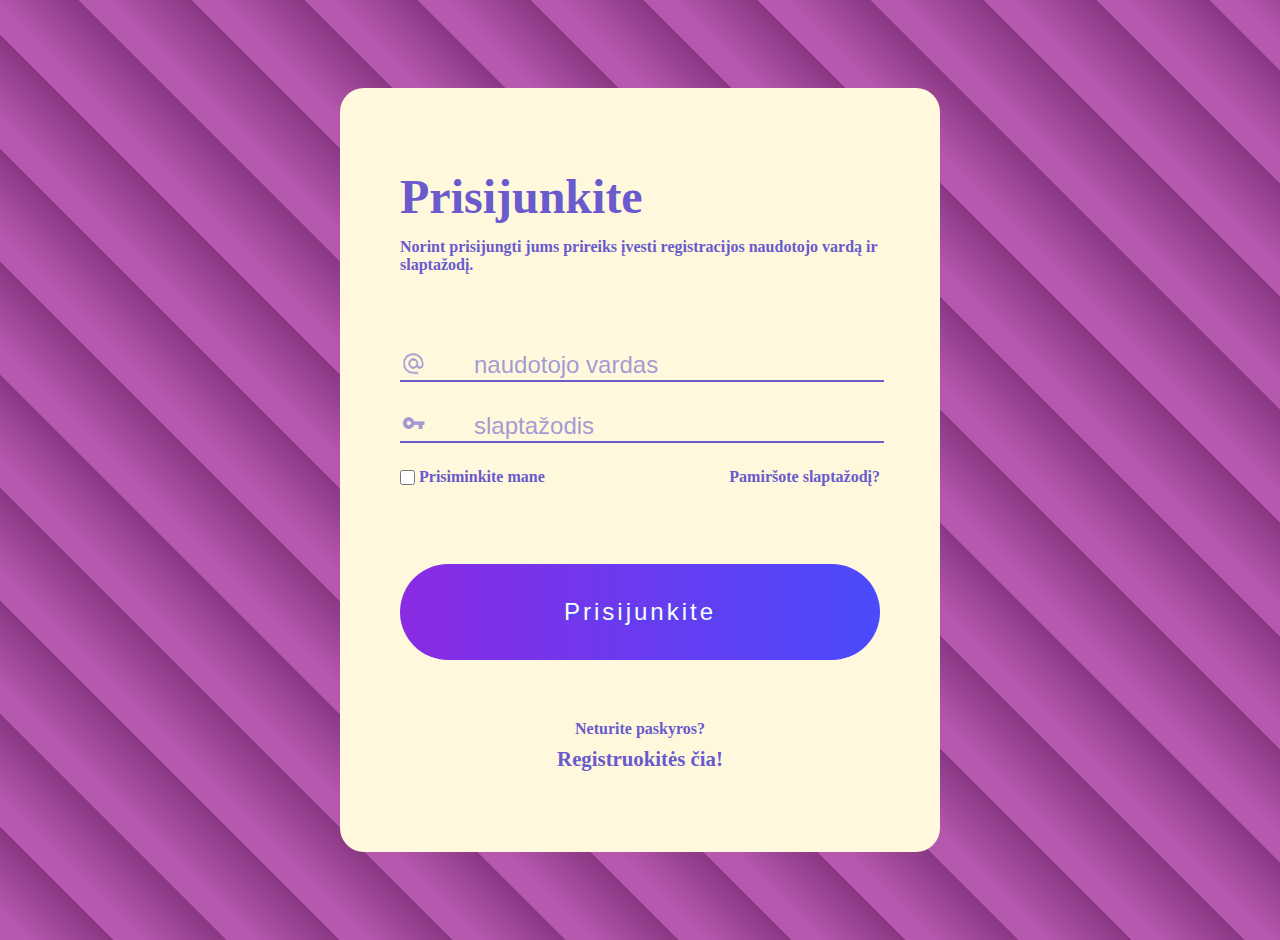
<file: index.html>
<!DOCTYPE html>
<html lang="en">
<head>
    <meta charset="UTF-8">
    <meta http-equiv="X-UA-Compatible" content="IE=edge">
    <meta name="viewport" content="width=device-width, initial-scale=1.0">
    <meta name="description" content="Prisijungimo, rgistracijos ir slaptažodžio priminimo formos">
    <title>Prisijunkite</title>
    <link href="https://fonts.googleapis.com/css2?family=STIX+Two+Text&display=swap" rel="stylesheet">
    
    <link rel="stylesheet" href="./style.css">
</head>
<body>
    <Main>
        <header>
            <h1>Prisijunkite</h1>
            <p>Norint prisijungti jums prireiks įvesti registracijos naudotojo vardą ir slaptažodį.</p>
        </header>
        <form action="">
                <input class="naudotojovardas" type="text" placeholder="naudotojo vardas" required>
                <input type="password" name="password" class="password" placeholder="slaptažodis" required>
                <div id="postform">
                    <div id="checkboxdiv"><input type="checkbox" name="checkbox" id="checkbox" alt="Prisiminkite mane">&nbspPrisiminkite mane</div>
                    <div id="slap"><a href="./slaptazodis.html">Pamiršote slaptažodį?</a></div>
                </div>
                <div class="buttondiv">
                    <button type="submit" class="button"><a href="./blank.html"> Prisijunkite</a></button>
                </div>
        </form> 
        <footer>
                <p class="pabaigospp">Neturite paskyros?</p>
                <p><a href="./registruokites.html"><span class="paryskinta">Registruokitės čia!</span></a></p>
        </footer>
    </Main>
</body>
</html>
</file>
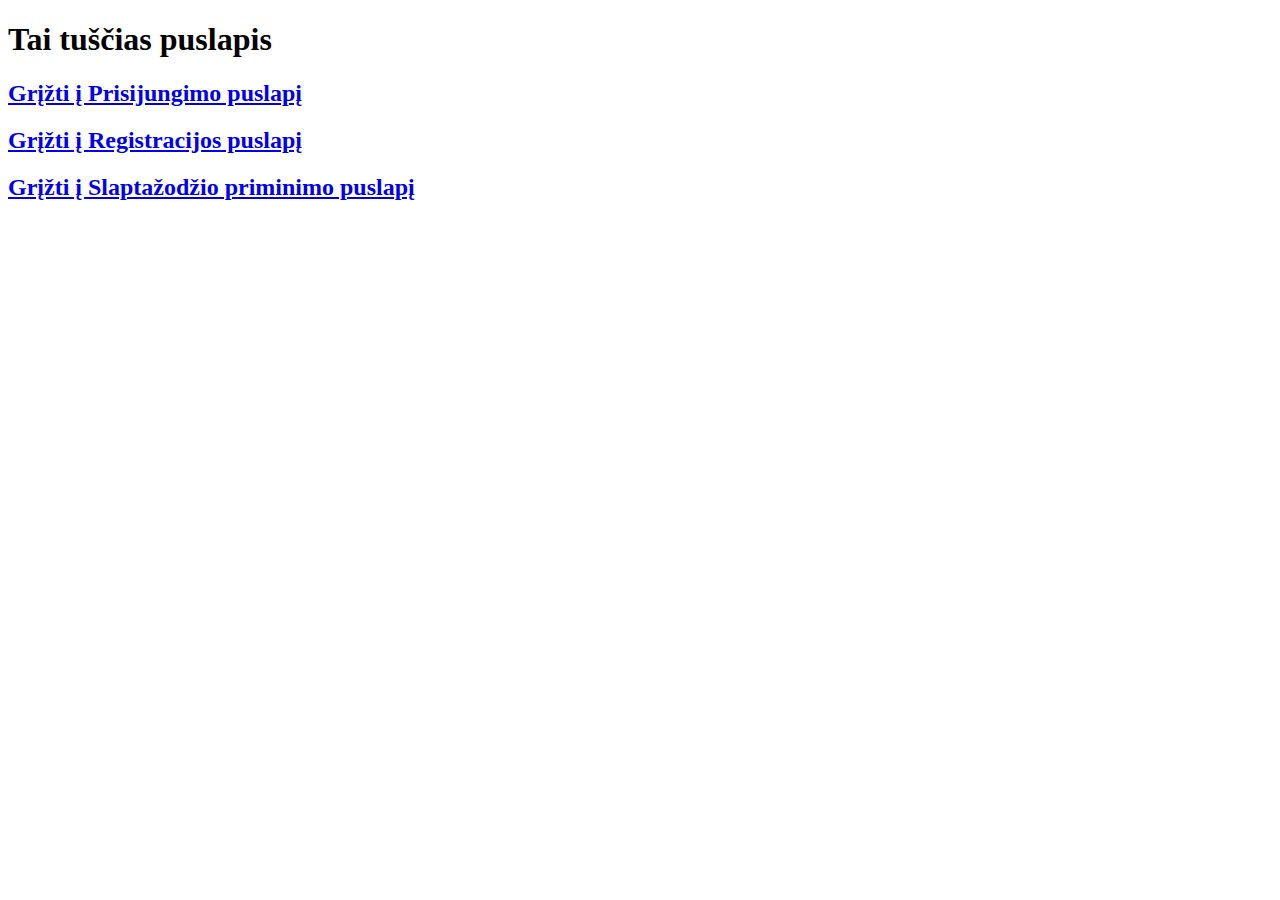
<file: blank.html>
<!DOCTYPE html>
<html lang="en">
<head>
    <meta charset="UTF-8">
    <meta http-equiv="X-UA-Compatible" content="IE=edge">
    <meta name="viewport" content="width=device-width, initial-scale=1.0">
    <title>Tuščias puslapis</title>
</head>
<body>
    <h1>Tai tuščias puslapis</h1>
    <h2><a href="./index.html">Grįžti į Prisijungimo puslapį</a></h2>
    <h2><a href="./registruokites.html">Grįžti į Registracijos puslapį</a></h2>
    <h2><a href="./slaptazodis.html">Grįžti į Slaptažodžio priminimo puslapį</a></h2>
    
</body>
</html>
</file>
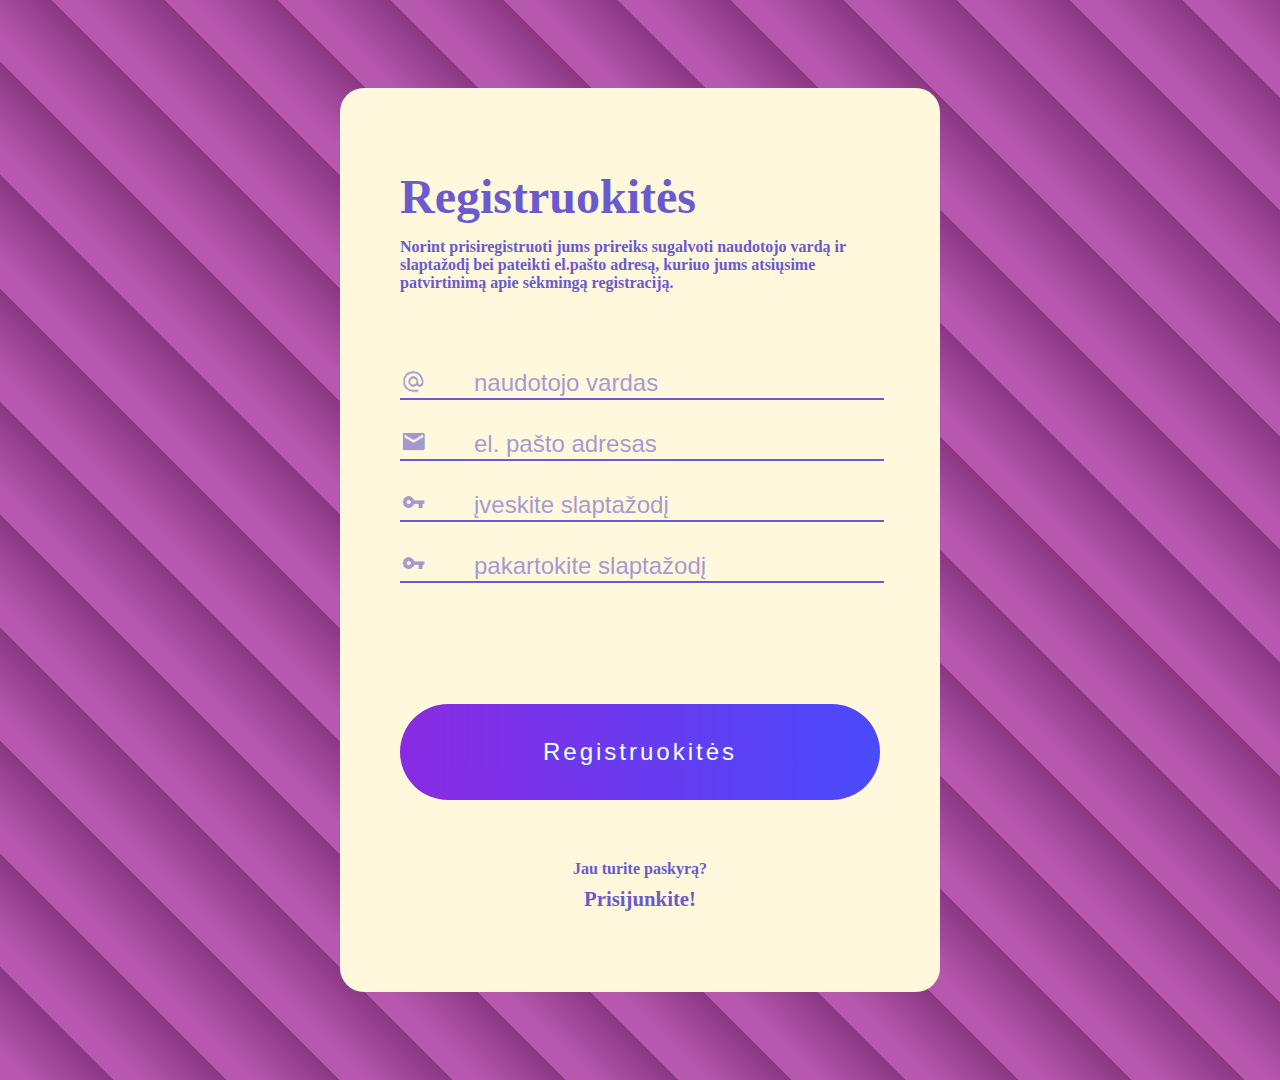
<file: registruokites.html>
<!DOCTYPE html>
<html lang="en">
<head>
    <meta charset="UTF-8">
    <meta http-equiv="X-UA-Compatible" content="IE=edge">
    <meta name="viewport" content="width=device-width, initial-scale=1.0">
    <title>Registruokitės</title>
    <link href="https://fonts.googleapis.com/css2?family=STIX+Two+Text&display=swap" rel="stylesheet">
    <link href="https://fonts.googleapis.com/icon?family=Material+Icons"
    rel="stylesheet">

    <link rel="stylesheet" href="./style.css">
</head>
<body>
    <Main>
        <header>
            <h1>Registruokitės</h1>
            <p>Norint prisiregistruoti jums prireiks sugalvoti naudotojo vardą ir slaptažodį bei pateikti el.pašto adresą, kuriuo jums atsiųsime patvirtinimą apie sėkmingą registraciją.</p>
        </header>
        <form action="">
            <input class="naudotojovardas" type="text" placeholder="naudotojo vardas" required>
            <input class="email" type="text" placeholder="el. pašto adresas" required>
            <input type="password" name="password" class="password" placeholder="įveskite slaptažodį" required>
            <input type="password" name="password" class="password" placeholder="pakartokite slaptažodį" required>
            <div class="buttondiv">
                <button type="submit" class="button"><a href="./blank.html"> Registruokitės </a></button>
            </div>
        </form>
        <footer>
                <p class="pabaigospp">Jau turite paskyrą?</p>
                <p><a href="./index.html"><span class="paryskinta">Prisijunkite!</span></a></p>
        </footer>
    </Main>
</body>
</html>
</file>
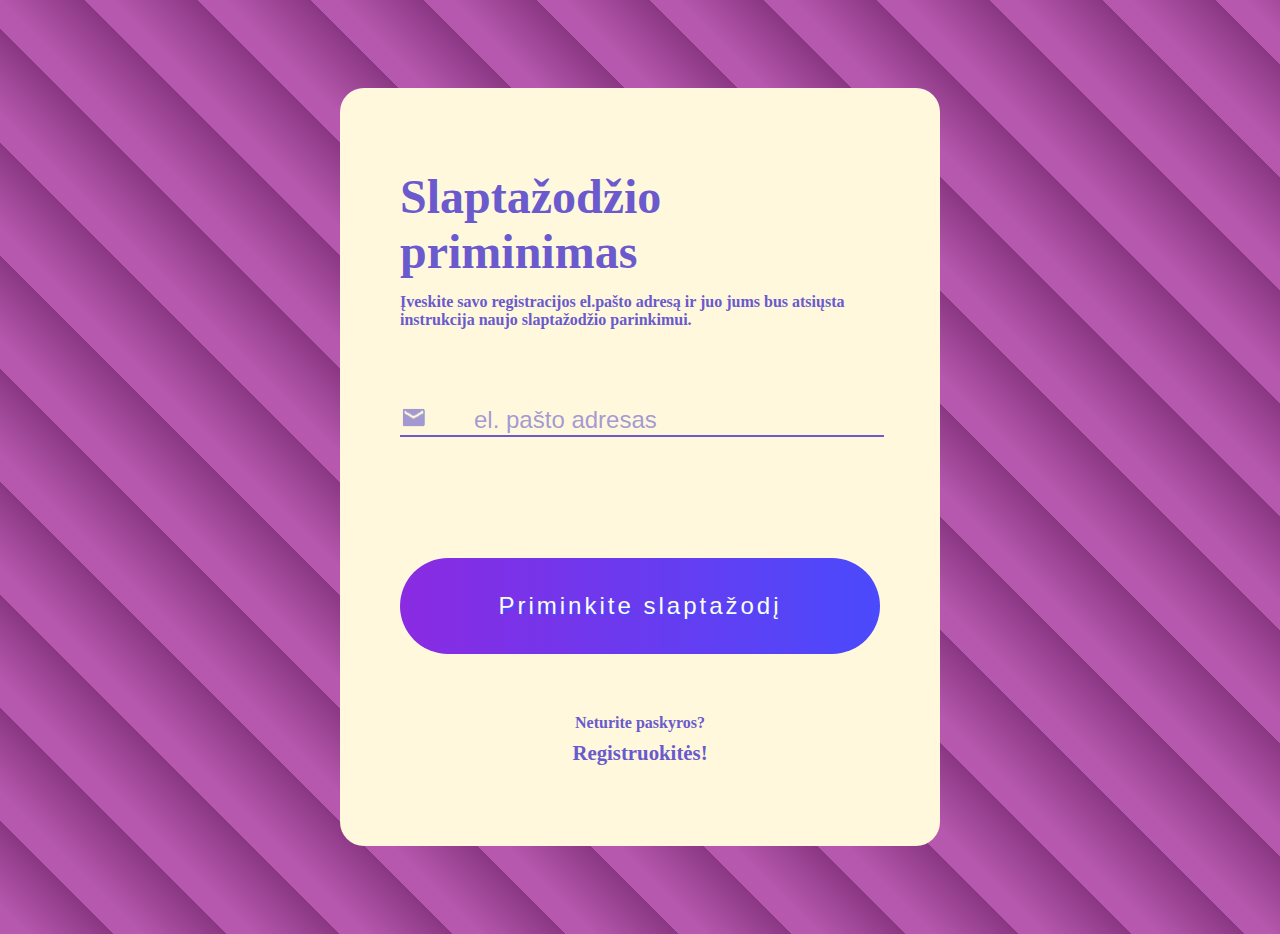
<file: slaptazodis.html>
<!DOCTYPE html>
<html lang="en">
<head>
    <meta charset="UTF-8">
    <meta http-equiv="X-UA-Compatible" content="IE=edge">
    <meta name="viewport" content="width=device-width, initial-scale=1.0">
    <title>Slaptažodžio priminimas</title>
    <link href="https://fonts.googleapis.com/css2?family=STIX+Two+Text&display=swap" rel="stylesheet">
    <link href="https://fonts.googleapis.com/icon?family=Material+Icons"
    rel="stylesheet">

    <link rel="stylesheet" href="./style.css">
</head>
<body>
    <Main>
        <header>
            <h1>Slaptažodžio priminimas</h1>
            <p>Įveskite savo registracijos el.pašto adresą ir juo jums bus atsiųsta instrukcija naujo slaptažodžio parinkimui.</p>
        </header>
        <form action="">
                <input class="email" type="text" placeholder="el. pašto adresas" required>
            <div class="buttondiv">
                <button type="submit" class="button"><a href="./blank.html"> Priminkite slaptažodį </a></button>
            </div>
        </form>
        <footer>
            <p class="pabaigospp">Neturite paskyros?</p>
            <p><a href="./registruokites.html"><span class="paryskinta">Registruokitės!</span></a></p>
        </footer>
    </Main>
</body>
</html>
</file>
<file: style.css>
:root {
  --maincolor: cornsilk;
}
body {
  background: repeating-linear-gradient(
    45deg,
    rgb(182, 88, 174) 0px,
    rgb(182, 88, 174) 20px,
    rgb(138, 55, 131) 80px
  );
}
body * {
  color: rgba(105, 90, 205);
  margin: auto;
}
a {
  text-decoration: none;
}
Main {
  background-color: var(--maincolor);
  width: 90%;
  min-width: 240px;
  max-width: 600px;
  padding-top: 4%;
  padding-bottom: 4%;
  border-radius: 24px;
  margin-top: 7%;
  margin-bottom: 7%;
}
header {
  padding: 5% 10% 2% 10%;
}
h1 {
  color: slateblue;
  font-size: 3rem;
  padding-bottom: 3%;
}
p {
  font-size: 1rem;
  font-weight: bolder;
}
form {
  margin: 10%;
}
form input {
  border: none;
  border-bottom: 2px solid;
  background-color: floralwhite;
  background-color: var(--maincolor);
}
form input:active {
  border-color: var(--maincolor);
}
form input::placeholder {
  color: rgba(105, 90, 205, 0.61);
}
.naudotojovardas,
.password,
.email {
  width: 100%;
  font-size: 1.1rem;
  margin-bottom: 5%;
  text-indent: 15%;
  padding-top: 6px;
  padding-bottom: 8px;
  background-repeat: no-repeat;
  background-size: 1.7rem;
  margin-top: 5px;
  font-size: 1.5em;
}
.naudotojovardas {
  background-image: url(./etaPNG.png);
}
.password {
  background-image: url(./keyPNG.png);
}
.email {
  background-image: url(./mailPNG.png);
}
#postform {
  font-size: 1em;
  font-weight: bolder;
}
#checkboxdiv {
  display: inline-block;
  float: left;
  width: 45%;
  padding-left: 15px;
  text-indent: -15px;
}
input {
  width: 15px;
  height: 15px;
  vertical-align: text-bottom;
}
#slap {
  display: inline-block;
  float: right;
  width: 45%;
  text-align: right;
}
#slap > a:hover {
  color: rgb(45, 45, 124);
  font-size: 1.1em;
  text-shadow: 2px 2px 10px rgb(45, 45, 124);
}
.buttondiv {
  margin-top: 20%;
}
.button {
  width: 100%;
  background-color: slateblue;
  background-image: linear-gradient(to right, blueviolet, rgb(74, 74, 252));
  border-radius: 5rem;
  border: none;
  padding-top: 7%;
  padding-bottom: 7%;
  font-size: 1.5rem;
  text-shadow: 2px 2px rgb(74, 74, 252);
}
.buttondiv a {
  color: floralwhite;
  letter-spacing: 3px;
}
.buttondiv a:hover {
  text-decoration: underline;
  font-size: 1.7rem;
}
footer {
  padding-bottom: 5%;
  margin-left: 10%;
  margin-right: 10%;
  text-align: center;
}
.pabaigosp {
  margin: 0%;
}
.pabaigospp {
  margin: 2%;
}
.paryskinta {
  font-weight: bold;
  font-size: 1.3rem;
}
.paryskinta:hover {
  color: rgb(45, 45, 124);
  font-size: 1.5rem;
  text-shadow: 2px 2px 10px rgb(45, 45, 124);
}
@media (max-width: 550px) {
  h1 {
    font-size: 2rem;
  }
  .button {
    font-size: 1.2rem;
  }
  .buttondiv a:hover {
    font-size: 1.3rem;
  }
  .paryskinta {
    font-size: 1.1rem;
  }
  .paryskinta:hover {
    font-size: 1.2rem;
  }
  .naudotojovardas,
  .password,
  .email {
  font-size: 1rem;
  }
  header {
    padding: 10% 10%, 2%, 10%
  }
}
</file>
